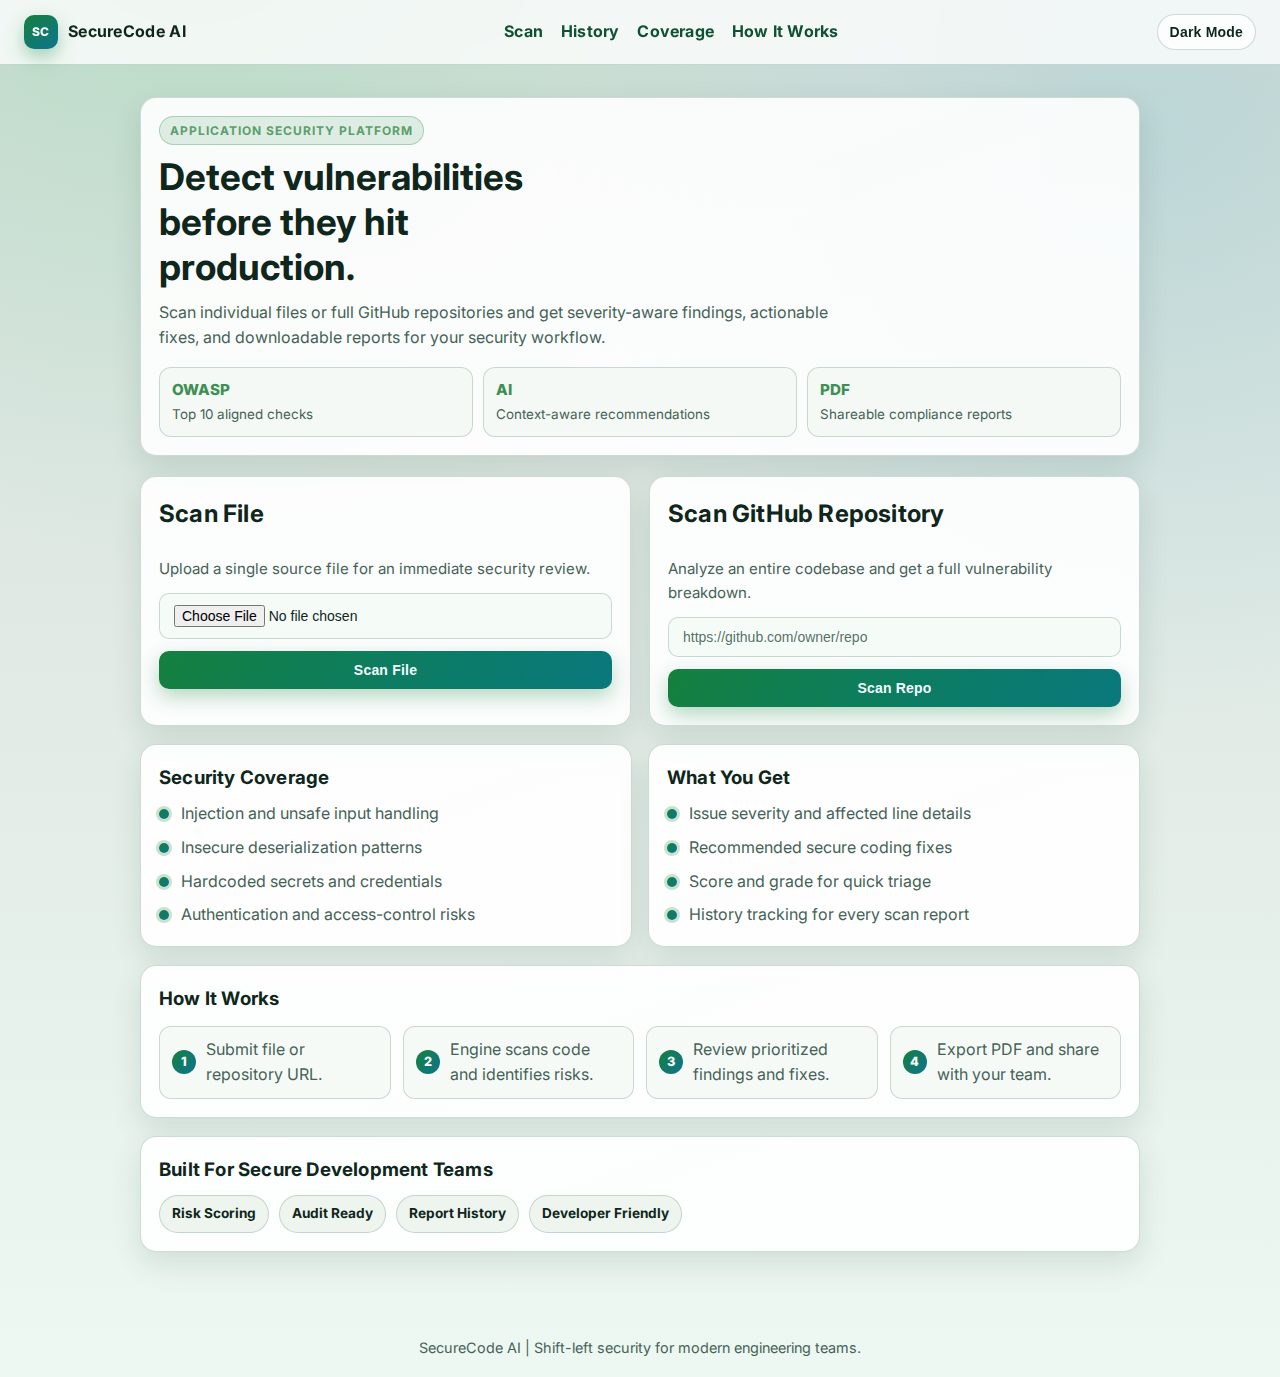
<file: app/static/index.html>
<!doctype html>
<html>
<head>
  <meta charset="utf-8" />
  <title>SecureCode AI</title>
  <meta name="viewport" content="width=device-width,initial-scale=1" />
  <link href="https://fonts.googleapis.com/css2?family=Inter:wght@400;600;700&display=swap" rel="stylesheet">
  <link rel="stylesheet" href="style.css">

</head>
<body>
  <header class="nav">
    <a class="brand" href="/static/index.html" aria-label="SecureCode AI Home">
      <span class="brand-mark">SC</span>
      <span>SecureCode AI</span>
    </a>
    <nav class="nav-links" aria-label="Primary">
      <a href="/static/index.html">Scan</a>
      <a href="/static/history.html">History</a>
      <a href="#coverage">Coverage</a>
      <a href="#how-it-works">How It Works</a>
    </nav>
    <button id="theme-toggle" class="theme-toggle" type="button">Theme</button>
  </header>

  <main class="container">
    <section class="card hero">
      <p class="eyebrow">Application Security Platform</p>
      <h1>Detect vulnerabilities before they hit production.</h1>
      <p class="hero-copy">
        Scan individual files or full GitHub repositories and get severity-aware findings,
        actionable fixes, and downloadable reports for your security workflow.
      </p>
      <div class="hero-metrics">
        <div class="metric">
          <span class="metric-value">OWASP</span>
          <span class="metric-label">Top 10 aligned checks</span>
        </div>
        <div class="metric">
          <span class="metric-value">AI</span>
          <span class="metric-label">Context-aware recommendations</span>
        </div>
        <div class="metric">
          <span class="metric-value">PDF</span>
          <span class="metric-label">Shareable compliance reports</span>
        </div>
      </div>
    </section>

    <section class="grid" id="scanner">
      <div class="card stack">
        <h2>Scan File</h2>
        <p class="section-copy">Upload a single source file for an immediate security review.</p>
        <input id="file" type="file" />
        <button id="upload">Scan File</button>
      </div>
      <div class="card stack">
        <h2>Scan GitHub Repository</h2>
        <p class="section-copy">Analyze an entire codebase and get a full vulnerability breakdown.</p>
        <input id="repo-url" type="url" placeholder="https://github.com/owner/repo" />
        <button id="scan-repo">Scan Repo</button>
      </div>
    </section>

    <section class="info-grid" id="coverage">
      <article class="card info-card">
        <h3>Security Coverage</h3>
        <ul class="check-list">
          <li>Injection and unsafe input handling</li>
          <li>Insecure deserialization patterns</li>
          <li>Hardcoded secrets and credentials</li>
          <li>Authentication and access-control risks</li>
        </ul>
      </article>
      <article class="card info-card">
        <h3>What You Get</h3>
        <ul class="check-list">
          <li>Issue severity and affected line details</li>
          <li>Recommended secure coding fixes</li>
          <li>Score and grade for quick triage</li>
          <li>History tracking for every scan report</li>
        </ul>
      </article>
    </section>

    <section class="card" id="how-it-works">
      <h3>How It Works</h3>
      <div class="steps">
        <div class="step"><span>1</span>Submit file or repository URL.</div>
        <div class="step"><span>2</span>Engine scans code and identifies risks.</div>
        <div class="step"><span>3</span>Review prioritized findings and fixes.</div>
        <div class="step"><span>4</span>Export PDF and share with your team.</div>
      </div>
    </section>

    <section class="card trust-panel">
      <h3>Built For Secure Development Teams</h3>
      <div class="badge-row">
        <span class="badge">Risk Scoring</span>
        <span class="badge">Audit Ready</span>
        <span class="badge">Report History</span>
        <span class="badge">Developer Friendly</span>
      </div>
    </section>

    <div id="result"></div>
  </main>

  <footer class="footer">
    <p>SecureCode AI | Shift-left security for modern engineering teams.</p>
  </footer>

  <script>
    const resultEl = document.getElementById("result");
    const themeToggle = document.getElementById("theme-toggle");
    const themeKey = "securecode-theme";

    function escapeHtml(value) {
      return String(value ?? "")
        .replace(/&/g, "&amp;")
        .replace(/</g, "&lt;")
        .replace(/>/g, "&gt;")
        .replace(/"/g, "&quot;")
        .replace(/'/g, "&#39;");
    }

    async function parseResponse(res) {
      let payload = {};
      try {
        payload = await res.json();
      } catch (_) {
        payload = {};
      }
      if (!res.ok) {
        throw new Error(payload.detail || "Request failed");
      }
      return payload;
    }

    function renderIssue(issue) {
      const filePart = issue.file ? `<div class="meta"><b>File:</b> ${escapeHtml(issue.file)}</div>` : "";
      const linePart = issue.line ? `<div class="meta"><b>Line:</b> ${escapeHtml(issue.line)}</div>` : "";
      return `
        <div class="vuln">
          ${filePart}
          ${linePart}
          <div><b>${escapeHtml(issue.issue || "Unknown issue")}</b> (${escapeHtml(issue.severity || "Unknown")})</div>
          <div class="meta"><b>Fix:</b> ${escapeHtml(issue.recommended_fix || "No recommendation available")}</div>
        </div>
      `;
    }

    function renderResultCard(data, options = {}) {
      const vulnerabilities = Array.isArray(data.vulnerabilities) ? data.vulnerabilities : [];
      const totalFiles = data.total_files_scanned || options.totalFiles || 1;
      const totalVulns = data.total_vulnerabilities ?? vulnerabilities.length;

      let html = `
        <div class="card">
          <h3>${escapeHtml(options.title || "Scan Result")}</h3>
          ${data.repo_url ? `<div class="meta"><b>Repository:</b> ${escapeHtml(data.repo_url)}</div>` : ""}
          <div class="meta"><b>Security Score:</b> ${escapeHtml(data.security_score ?? "-")}</div>
          <div class="meta"><b>Grade:</b> ${escapeHtml(data.grade ?? "-")}</div>
          <div class="meta"><b>Total Files Scanned:</b> ${escapeHtml(totalFiles)}</div>
          <div class="meta"><b>Total Vulnerabilities:</b> ${escapeHtml(totalVulns)}</div>
      `;

      if (!vulnerabilities.length) {
        html += `<div class="vuln">No vulnerabilities found.</div>`;
      } else {
        html += vulnerabilities.map(renderIssue).join("");
      }

      if (data.report_id) {
        html += `
          <div class="actions">
            <a href="/static/history.html?open=${encodeURIComponent(data.report_id)}">View Report</a>
            <a href="/report/${encodeURIComponent(data.report_id)}/pdf" target="_blank" rel="noopener">Download PDF</a>
          </div>
        `;
      }

      html += `</div>`;
      resultEl.innerHTML = html;
    }

    async function scanFile() {
      const file = document.getElementById("file").files[0];
      if (!file) {
        alert("Choose a file");
        return;
      }

      resultEl.innerHTML = `<div class="card">Scanning file...</div>`;
      const fd = new FormData();
      fd.append("file", file, file.name);

      try {
        const res = await fetch("/scan", { method: "POST", body: fd });
        const data = await parseResponse(res);
        renderResultCard(data, { title: "File Scan Result", totalFiles: 1 });
      } catch (err) {
        resultEl.innerHTML = `<div class="card err">File scan failed: ${escapeHtml(err.message)}</div>`;
      }
    }

    async function scanRepo() {
      const repoUrl = document.getElementById("repo-url").value.trim();
      if (!repoUrl) {
        alert("Enter a GitHub repository URL");
        return;
      }

      resultEl.innerHTML = `<div class="card">Scanning repository...</div>`;
      try {
        const res = await fetch("/scan-repo", {
          method: "POST",
          headers: { "Content-Type": "application/json" },
          body: JSON.stringify({ repo_url: repoUrl }),
        });
        const data = await parseResponse(res);
        renderResultCard(data, { title: "Repository Scan Result" });
      } catch (err) {
        resultEl.innerHTML = `<div class="card err">Repo scan failed: ${escapeHtml(err.message)}</div>`;
      }
    }

    document.getElementById("upload").addEventListener("click", scanFile);
    document.getElementById("scan-repo").addEventListener("click", scanRepo);
    document.getElementById("repo-url").addEventListener("keydown", (event) => {
      if (event.key === "Enter") {
        scanRepo();
      }
    });

    function applyTheme(theme) {
      document.documentElement.setAttribute("data-theme", theme);
      themeToggle.textContent = theme === "light" ? "Dark Mode" : "Light Mode";
    }

    const savedTheme = localStorage.getItem(themeKey);
    if (savedTheme === "dark" || savedTheme === "light") {
      applyTheme(savedTheme);
    } else {
      const prefersLight = window.matchMedia && window.matchMedia("(prefers-color-scheme: light)").matches;
      applyTheme(prefersLight ? "light" : "dark");
    }

    themeToggle.addEventListener("click", () => {
      const currentTheme = document.documentElement.getAttribute("data-theme");
      const nextTheme = currentTheme === "light" ? "dark" : "light";
      applyTheme(nextTheme);
      localStorage.setItem(themeKey, nextTheme);
    });
  </script>
</body>
</html>
</file>
<file: app/static/style.css>
* {
  margin: 0;
  padding: 0;
  box-sizing: border-box;
}

:root {
  color-scheme: dark light;

  --bg-main: #071513;
  --bg-ambient-1: rgba(34, 197, 94, 0.2);
  --bg-ambient-2: rgba(8, 145, 178, 0.14);
  --bg-nav: rgba(7, 21, 19, 0.8);
  --bg-card: rgba(9, 30, 26, 0.77);
  --bg-input: rgba(7, 26, 22, 0.86);
  --bg-vuln: rgba(11, 35, 30, 0.88);

  --border-main: rgba(117, 164, 147, 0.34);
  --border-strong: rgba(34, 197, 94, 0.62);
  --border-vuln: rgba(20, 184, 166, 0.34);

  --text-main: #e8f8f1;
  --text-muted: #a8c8bb;
  --text-link: #8de8b8;

  --accent: #22c55e;
  --accent-2: #06b6d4;
  --danger: #f87171;
  --warning: #facc15;

  --shadow-soft: 0 10px 30px rgba(0, 0, 0, 0.26);
  --shadow-float: 0 16px 36px rgba(3, 22, 18, 0.35);
  --radius-lg: 16px;
  --radius-md: 12px;
  --radius-sm: 10px;
}

@media (prefers-color-scheme: light) {
  :root {
    --bg-main: #eef8f3;
    --bg-ambient-1: rgba(34, 197, 94, 0.18);
    --bg-ambient-2: rgba(8, 145, 178, 0.13);
    --bg-nav: rgba(255, 255, 255, 0.78);
    --bg-card: rgba(255, 255, 255, 0.9);
    --bg-input: rgba(245, 252, 248, 0.98);
    --bg-vuln: rgba(236, 248, 243, 0.94);

    --border-main: rgba(58, 103, 88, 0.24);
    --border-strong: rgba(22, 163, 74, 0.45);
    --border-vuln: rgba(13, 148, 136, 0.28);

    --text-main: #0f261c;
    --text-muted: #466257;
    --text-link: #0f5132;

    --accent: #15803d;
    --accent-2: #0e7490;
    --danger: #dc2626;
    --warning: #ca8a04;

    --shadow-soft: 0 12px 30px rgba(15, 58, 45, 0.12);
    --shadow-float: 0 18px 32px rgba(15, 61, 48, 0.16);
  }
}

/* Optional manual override support if you later add a toggle button in JS */
:root[data-theme="dark"] {
  --bg-main: #071513;
  --bg-ambient-1: rgba(34, 197, 94, 0.2);
  --bg-ambient-2: rgba(8, 145, 178, 0.14);
  --bg-nav: rgba(7, 21, 19, 0.8);
  --bg-card: rgba(9, 30, 26, 0.77);
  --bg-input: rgba(7, 26, 22, 0.86);
  --bg-vuln: rgba(11, 35, 30, 0.88);
  --border-main: rgba(117, 164, 147, 0.34);
  --border-strong: rgba(34, 197, 94, 0.62);
  --border-vuln: rgba(20, 184, 166, 0.34);
  --text-main: #e8f8f1;
  --text-muted: #a8c8bb;
  --text-link: #8de8b8;
  --accent: #22c55e;
  --accent-2: #06b6d4;
  --danger: #f87171;
  --warning: #facc15;
  --shadow-soft: 0 10px 30px rgba(0, 0, 0, 0.26);
  --shadow-float: 0 16px 36px rgba(3, 22, 18, 0.35);
}

:root[data-theme="light"] {
  --bg-main: #eef8f3;
  --bg-ambient-1: rgba(34, 197, 94, 0.18);
  --bg-ambient-2: rgba(8, 145, 178, 0.13);
  --bg-nav: rgba(255, 255, 255, 0.78);
  --bg-card: rgba(255, 255, 255, 0.9);
  --bg-input: rgba(245, 252, 248, 0.98);
  --bg-vuln: rgba(236, 248, 243, 0.94);
  --border-main: rgba(58, 103, 88, 0.24);
  --border-strong: rgba(22, 163, 74, 0.45);
  --border-vuln: rgba(13, 148, 136, 0.28);
  --text-main: #0f261c;
  --text-muted: #466257;
  --text-link: #0f5132;
  --accent: #15803d;
  --accent-2: #0e7490;
  --danger: #dc2626;
  --warning: #ca8a04;
  --shadow-soft: 0 12px 30px rgba(15, 58, 45, 0.12);
  --shadow-float: 0 18px 32px rgba(15, 61, 48, 0.16);
}

body {
  font-family: "Inter", Arial, sans-serif;
  background:
    radial-gradient(circle at 15% -10%, var(--bg-ambient-1), transparent 38%),
    radial-gradient(circle at 90% 10%, var(--bg-ambient-2), transparent 36%),
    linear-gradient(180deg, color-mix(in oklab, var(--bg-main), black 8%), var(--bg-main));
  color: var(--text-main);
  line-height: 1.6;
  min-height: 100vh;
}

.nav {
  position: sticky;
  top: 0;
  z-index: 10;
  display: flex;
  align-items: center;
  justify-content: space-between;
  gap: 20px;
  padding: 14px 24px;
  border-bottom: 1px solid var(--border-main);
  backdrop-filter: blur(12px);
  -webkit-backdrop-filter: blur(12px);
  background: var(--bg-nav);
}

.brand {
  display: inline-flex;
  align-items: center;
  gap: 10px;
  color: var(--text-main);
  text-decoration: none;
  font-weight: 700;
  letter-spacing: 0.3px;
}

.brand-mark {
  width: 34px;
  height: 34px;
  border-radius: 10px;
  display: inline-flex;
  align-items: center;
  justify-content: center;
  font-size: 12px;
  font-weight: 800;
  color: #f8fffb;
  background: linear-gradient(140deg, var(--accent), var(--accent-2));
  box-shadow: 0 8px 18px color-mix(in oklab, var(--accent), transparent 66%);
}

.nav-links {
  display: flex;
  align-items: center;
  gap: 18px;
}

.nav-links a {
  color: var(--text-link);
  text-decoration: none;
  font-weight: 700;
  letter-spacing: 0.2px;
  position: relative;
  transition: color 0.2s ease, transform 0.2s ease;
}

.nav-links a::after {
  content: "";
  position: absolute;
  left: 0;
  bottom: -3px;
  width: 100%;
  height: 2px;
  border-radius: 4px;
  transform: scaleX(0);
  transform-origin: left center;
  transition: transform 0.25s ease;
  background: linear-gradient(90deg, var(--accent), var(--accent-2));
}

.nav-links a:hover,
.nav-links a:focus-visible {
  color: var(--accent);
  transform: translateY(-1px);
}

.nav-links a:hover::after,
.nav-links a:focus-visible::after {
  transform: scaleX(1);
}

.theme-toggle {
  width: auto;
  border: 1px solid var(--border-main);
  padding: 9px 12px;
  border-radius: 999px;
  background: color-mix(in oklab, var(--bg-card), transparent 12%);
  color: var(--text-main);
  font-weight: 700;
  box-shadow: none;
}

.theme-toggle:hover,
.theme-toggle:focus-visible {
  border-color: var(--border-strong);
  background: color-mix(in oklab, var(--bg-card), var(--accent) 8%);
  box-shadow: 0 8px 22px color-mix(in oklab, var(--accent), transparent 76%);
}

.container {
  max-width: 1040px;
  margin: 0 auto;
  padding: 32px 20px;
  display: flex;
  flex-direction: column;
  gap: 18px;
}

.grid {
  display: grid;
  grid-template-columns: repeat(auto-fit, minmax(280px, 1fr));
  gap: 18px;
}

.card {
  background: linear-gradient(
    160deg,
    color-mix(in oklab, var(--bg-card), white 4%),
    var(--bg-card)
  );
  border: 1px solid var(--border-main);
  border-radius: var(--radius-lg);
  padding: 18px;
  box-shadow: var(--shadow-soft);
  position: relative;
  overflow: hidden;
  transform: translateY(0) scale(1);
  transition: transform 0.24s ease, box-shadow 0.24s ease, border-color 0.24s ease;
}

.card::before {
  content: "";
  position: absolute;
  inset: -2px;
  background: linear-gradient(120deg, transparent 20%, color-mix(in oklab, var(--accent), white 58%) 42%, transparent 66%);
  opacity: 0;
  transform: translateX(-38%);
  transition: opacity 0.26s ease, transform 0.36s ease;
  pointer-events: none;
}

.card:hover,
.card:focus-within {
  transform: translateY(-7px);
  box-shadow: var(--shadow-float);
  border-color: var(--border-strong);
}

.card:hover::before,
.card:focus-within::before {
  opacity: 0.2;
  transform: translateX(0);
}

/* Touch "float" interaction */
@media (hover: none) {
  .card:active {
    transform: translateY(-5px) scale(1.01);
    box-shadow: var(--shadow-float);
    border-color: var(--border-strong);
  }
}

.card h2,
.card h3 {
  margin-bottom: 12px;
  font-weight: 700;
  letter-spacing: 0.2px;
}

.stack {
  display: flex;
  flex-direction: column;
  gap: 12px;
}

.hero {
  margin-bottom: 2px;
}

.eyebrow {
  display: inline-flex;
  align-items: center;
  width: fit-content;
  font-size: 12px;
  text-transform: uppercase;
  letter-spacing: 1px;
  font-weight: 700;
  color: color-mix(in oklab, var(--accent), white 24%);
  padding: 4px 10px;
  border-radius: 999px;
  background: color-mix(in oklab, var(--accent), transparent 88%);
  border: 1px solid color-mix(in oklab, var(--accent), transparent 72%);
  margin-bottom: 10px;
}

.hero h1 {
  font-size: clamp(1.4rem, 1.4rem + 1.5vw, 2.3rem);
  line-height: 1.22;
  margin-bottom: 10px;
  max-width: 18ch;
}

.hero-copy {
  color: var(--text-muted);
  max-width: 68ch;
}

.hero-metrics {
  margin-top: 16px;
  display: grid;
  grid-template-columns: repeat(auto-fit, minmax(150px, 1fr));
  gap: 10px;
}

.metric {
  border: 1px solid var(--border-main);
  background: color-mix(in oklab, var(--bg-card), var(--accent) 5%);
  border-radius: var(--radius-md);
  padding: 10px 12px;
  display: flex;
  flex-direction: column;
  gap: 2px;
}

.metric-value {
  font-size: 0.95rem;
  font-weight: 800;
  color: color-mix(in oklab, var(--accent), white 12%);
}

.metric-label {
  color: var(--text-muted);
  font-size: 0.84rem;
}

.section-copy {
  color: var(--text-muted);
  font-size: 0.94rem;
}

input,
button {
  width: 100%;
  border-radius: var(--radius-sm);
  font-size: 14px;
}

input {
  padding: 11px 14px;
  border: 1px solid var(--border-main);
  background: var(--bg-input);
  color: var(--text-main);
  outline: none;
  transition: border-color 0.2s ease, box-shadow 0.2s ease, transform 0.16s ease;
}

input::placeholder {
  color: color-mix(in oklab, var(--text-muted), transparent 8%);
}

input:focus {
  border-color: var(--accent);
  box-shadow: 0 0 0 3px color-mix(in oklab, var(--accent), transparent 74%);
  transform: translateY(-1px);
}

button {
  padding: 11px 16px;
  border: none;
  color: #f4fbff;
  font-weight: 700;
  letter-spacing: 0.2px;
  cursor: pointer;
  background: linear-gradient(125deg, var(--accent), color-mix(in oklab, var(--accent-2), var(--accent) 26%));
  box-shadow: 0 8px 20px color-mix(in oklab, var(--accent), transparent 70%);
  transform: translateY(0);
  transition: transform 0.16s ease, box-shadow 0.2s ease, filter 0.2s ease;
}

button:hover,
button:focus-visible {
  transform: translateY(-2px);
  box-shadow: 0 14px 28px color-mix(in oklab, var(--accent), transparent 62%);
  filter: brightness(1.03);
}

button:active {
  transform: translateY(0);
  filter: brightness(0.98);
}

#result {
  margin-top: 24px;
}

.info-grid {
  display: grid;
  gap: 16px;
  grid-template-columns: repeat(auto-fit, minmax(260px, 1fr));
}

.info-card h3 {
  margin-bottom: 8px;
}

.check-list {
  list-style: none;
  display: flex;
  flex-direction: column;
  gap: 8px;
}

.check-list li {
  position: relative;
  padding-left: 22px;
  color: var(--text-muted);
}

.check-list li::before {
  content: "";
  position: absolute;
  left: 0;
  top: 8px;
  width: 10px;
  height: 10px;
  border-radius: 50%;
  background: linear-gradient(130deg, var(--accent), var(--accent-2));
  box-shadow: 0 0 0 3px color-mix(in oklab, var(--accent), transparent 78%);
}

.steps {
  display: grid;
  grid-template-columns: repeat(auto-fit, minmax(220px, 1fr));
  gap: 12px;
  margin-top: 12px;
}

.step {
  border: 1px solid var(--border-main);
  border-radius: var(--radius-md);
  padding: 10px 12px;
  color: var(--text-muted);
  background: color-mix(in oklab, var(--bg-card), var(--accent) 4%);
  display: flex;
  align-items: center;
  gap: 10px;
}

.step span {
  min-width: 24px;
  min-height: 24px;
  border-radius: 50%;
  display: inline-flex;
  align-items: center;
  justify-content: center;
  background: linear-gradient(130deg, var(--accent), var(--accent-2));
  color: #f6fff9;
  font-weight: 800;
  font-size: 0.8rem;
}

.trust-panel h3 {
  margin-bottom: 10px;
}

.badge-row {
  display: flex;
  gap: 10px;
  flex-wrap: wrap;
}

.badge {
  display: inline-flex;
  align-items: center;
  gap: 6px;
  border-radius: 999px;
  border: 1px solid var(--border-main);
  background: color-mix(in oklab, var(--bg-card), var(--accent) 8%);
  padding: 7px 12px;
  color: var(--text-main);
  font-size: 0.85rem;
  font-weight: 700;
}

.footer {
  margin: 10px 0 18px;
  text-align: center;
  color: var(--text-muted);
  font-size: 0.9rem;
}

.vuln {
  background: linear-gradient(160deg, color-mix(in oklab, var(--bg-vuln), white 2%), var(--bg-vuln));
  border: 1px solid var(--border-vuln);
  padding: 12px;
  border-radius: var(--radius-md);
  margin-top: 10px;
}

.vuln b {
  color: var(--warning);
}

.meta {
  font-size: 14px;
  color: var(--text-muted);
  margin: 4px 0;
}

.actions {
  margin-top: 14px;
  display: flex;
  gap: 12px;
  flex-wrap: wrap;
}

.actions a {
  color: var(--text-link);
  text-decoration: none;
  font-weight: 700;
  border-bottom: 1px dashed transparent;
  transition: color 0.2s ease, border-color 0.2s ease;
}

.actions a:hover,
.actions a:focus-visible {
  color: var(--accent);
  border-bottom-color: color-mix(in oklab, var(--accent), transparent 58%);
}

.err {
  color: var(--danger);
  font-weight: 700;
}

@media (max-width: 720px) {
  .nav {
    padding: 12px 14px;
    gap: 10px;
    flex-wrap: wrap;
  }

  .nav-links {
    width: 100%;
    order: 3;
    gap: 14px;
    padding-top: 4px;
    overflow-x: auto;
  }

  .container {
    padding: 22px 14px;
  }

  .card {
    padding: 15px;
    border-radius: 14px;
  }

  .theme-toggle {
    margin-left: auto;
  }
}
</file>
